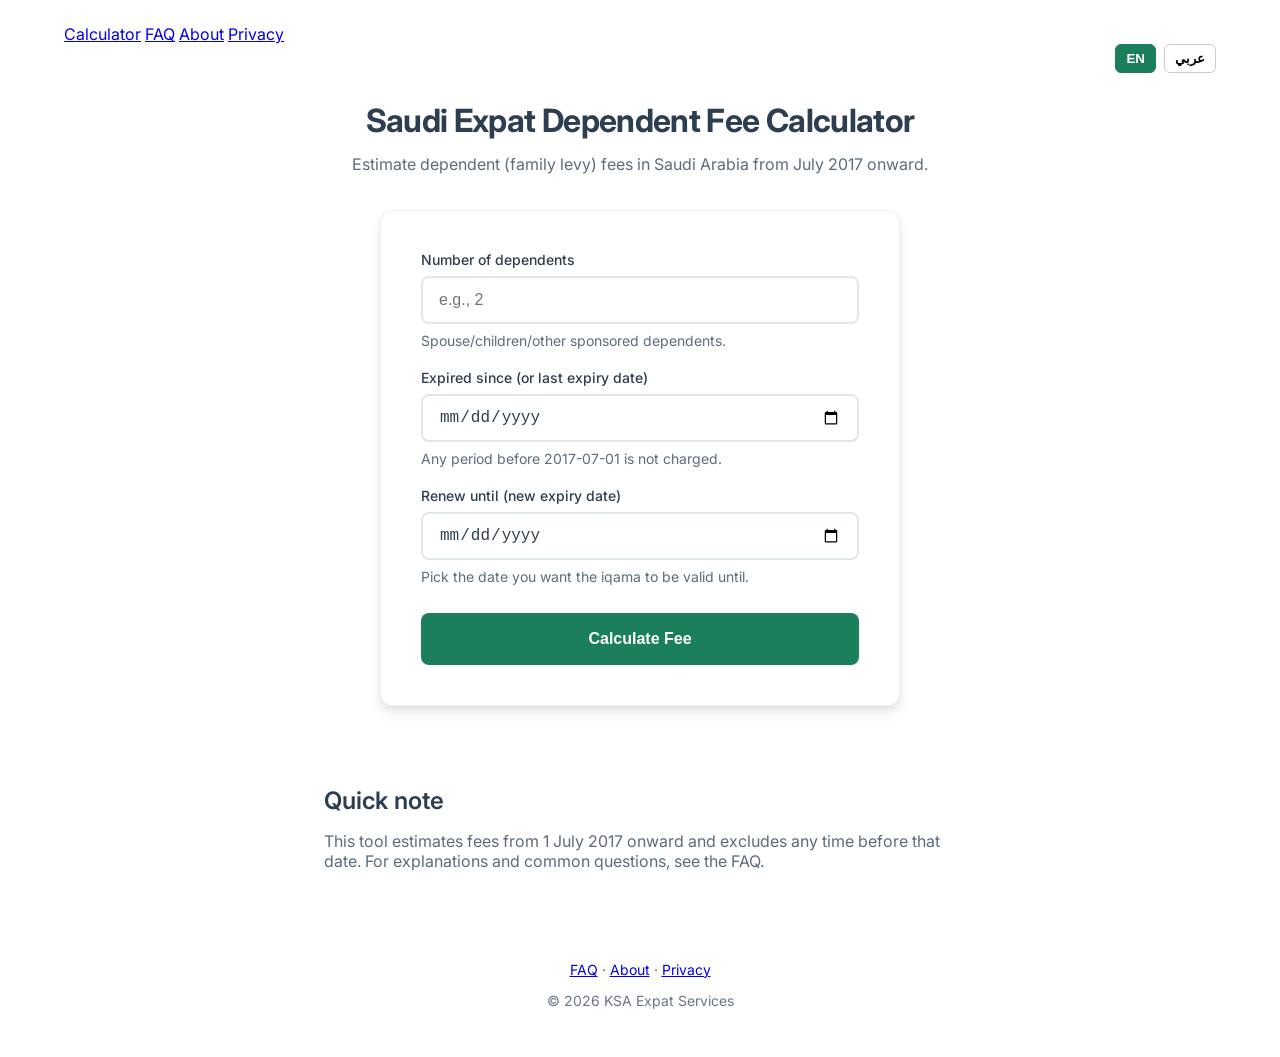
<file: index.html>
<!doctype html>
<html lang="en" dir="ltr">
<head>
  <meta charset="utf-8" />
  <title>Saudi Expat Dependent Fee Calculator | KSA Expat Services</title>
  <meta name="viewport" content="width=device-width, initial-scale=1" />
  <meta name="description" content="Calculate Saudi expat dependent (family levy) fees from July 2017 onward. Free and simple calculator for KSA expats." />
  <link rel="canonical" href="https://ksaexpat.services/" />

  <link rel="preconnect" href="https://fonts.googleapis.com">
  <link rel="preconnect" href="https://fonts.gstatic.com" crossorigin>
  <link href="https://fonts.googleapis.com/css2?family=Inter:wght@400;500;600;700&display=swap" rel="stylesheet">

  <link rel="stylesheet" href="styles.css" />
</head>

<body>
  <main class="page" id="app" data-lang="en">

    <div class="topbar">
      <nav class="nav">
        <a class="navLink active" href="/" data-i18n="nav_calc">Calculator</a>
        <a class="navLink" href="/faq.html" data-i18n="nav_faq">FAQ</a>
        <a class="navLink" href="/about.html" data-i18n="nav_about">About</a>
        <a class="navLink" href="/privacy.html" data-i18n="nav_privacy">Privacy</a>
      </nav>

      <div class="lang-toggle">
        <button data-lang-btn="en" class="active">EN</button>
        <button data-lang-btn="ar">عربي</button>
      </div>
    </div>

    <header class="header">
      <h1 data-i18n="title">Saudi Expat Dependent Fee Calculator</h1>
      <p class="subhead" data-i18n="subtitle">
        Estimate dependent (family levy) fees in Saudi Arabia from July 2017 onward.
      </p>
    </header>

    <section class="card" aria-label="Calculator">
      <form id="calcForm" novalidate>
        <div class="field">
          <label for="dependents" data-i18n="dependents_label">Number of dependents</label>
          <input id="dependents" type="number" min="0" step="1" placeholder="e.g., 2" required />
          <p class="helper" data-i18n="dependents_help">Spouse/children/other sponsored dependents.</p>
        </div>

        <div class="field">
          <label for="expiredSince" data-i18n="expired_label">Expired since (or last expiry date)</label>
          <input id="expiredSince" type="date" required />
          <p class="helper" data-i18n="expired_help">Any period before 2017-07-01 is not charged.</p>
        </div>

        <div class="field">
          <label for="renewUntil" data-i18n="renew_label">Renew until (new expiry date)</label>
          <input id="renewUntil" type="date" required />
          <p class="helper" data-i18n="renew_help">Pick the date you want the iqama to be valid until.</p>
        </div>

        <button class="btn" type="submit" data-i18n="calculate_btn">Calculate Fee</button>

        <div id="errorBox" class="error" role="alert" aria-live="polite" hidden></div>

        <div id="result" class="result" aria-live="polite" hidden>
          <div class="resultRow">
            <div class="resultLabel" data-i18n="total_label">Total Dependent Fee</div>
            <div class="resultValue"><span id="totalSar">—</span> <span class="sar">SAR</span></div>
          </div>

          <div class="resultMeta">
            <div class="muted" id="rangeLine">—</div>

            <button type="button" class="linkBtn" id="toggleBreakdown" aria-expanded="false" data-i18n="toggle_breakdown">
              Show breakdown
            </button>

            <div id="breakdownWrap" class="breakdown" hidden>
              <div class="breakdownHead">
                <span data-i18n="breakdown_title">Breakdown</span>
                <span class="pill" data-i18n="breakdown_pill">Historical rates</span>
              </div>
              <ul id="breakdownList"></ul>
              <p class="muted small" data-i18n="breakdown_note">
                Note: This is an estimate. Official billing/rounding can differ depending on renewal rules and system calculations.
              </p>
            </div>
          </div>
        </div>
      </form>
    </section>

    <section class="info" aria-label="Quick note">
      <h2 data-i18n="home_note_title">Quick note</h2>
      <p data-i18n="home_note_text">
        This tool estimates fees from 1 July 2017 onward and excludes any time before that date. For explanations and common questions, see the FAQ.
      </p>
    </section>

    <footer class="footer">
      <p>
        <a href="/faq.html" class="footerLink" data-i18n="nav_faq">FAQ</a>
        ·
        <a href="/about.html" class="footerLink" data-i18n="nav_about">About</a>
        ·
        <a href="/privacy.html" class="footerLink" data-i18n="nav_privacy">Privacy</a>
      </p>
      <p class="muted">© 2026 KSA Expat Services</p>
    </footer>

  </main>

  <script src="script.js"></script>
  <script src="lang.js"></script>
</body>
</html>
</file>
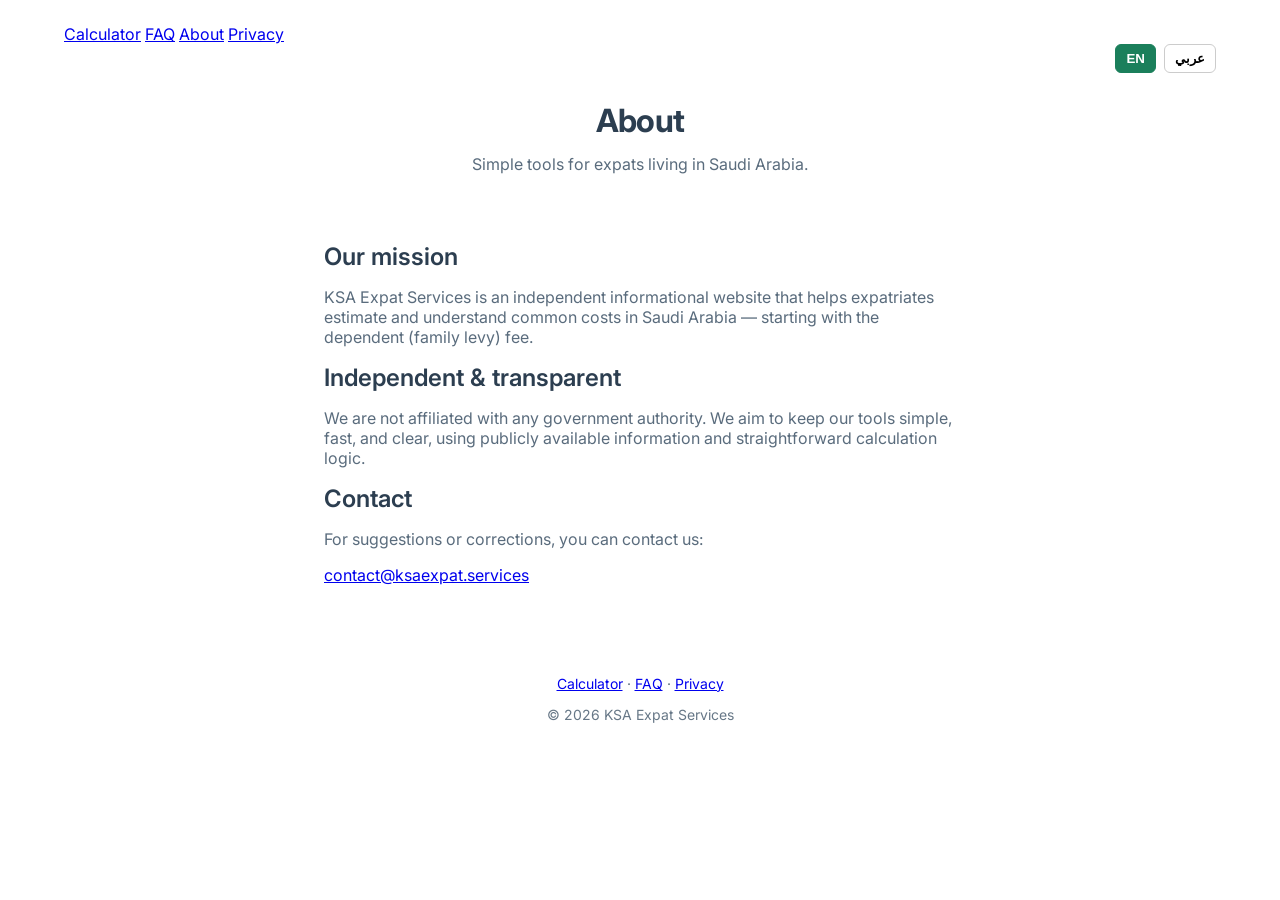
<file: about.html>
<!doctype html>
<html lang="en" dir="ltr">
<head>
  <meta charset="utf-8" />
  <title>About | KSA Expat Services</title>
  <meta name="viewport" content="width=device-width, initial-scale=1" />
  <meta name="description" content="About KSA Expat Services — simple, independent tools for expats living in Saudi Arabia." />
  <link rel="canonical" href="https://ksaexpat.services/about.html" />

  <link rel="preconnect" href="https://fonts.googleapis.com">
  <link rel="preconnect" href="https://fonts.gstatic.com" crossorigin>
  <link href="https://fonts.googleapis.com/css2?family=Inter:wght@400;500;600;700&display=swap" rel="stylesheet">

  <link rel="stylesheet" href="styles.css" />
</head>

<body>
  <main class="page" id="app" data-lang="en">

    <div class="topbar">
      <nav class="nav">
        <a class="navLink" href="/" data-i18n="nav_calc">Calculator</a>
        <a class="navLink" href="/faq.html" data-i18n="nav_faq">FAQ</a>
        <a class="navLink active" href="/about.html" data-i18n="nav_about">About</a>
        <a class="navLink" href="/privacy.html" data-i18n="nav_privacy">Privacy</a>
      </nav>

      <div class="lang-toggle">
        <button data-lang-btn="en" class="active">EN</button>
        <button data-lang-btn="ar">عربي</button>
      </div>
    </div>

    <header class="header">
      <h1 data-i18n="about_page_title">About</h1>
      <p class="subhead" data-i18n="about_page_subtitle">
        Simple tools for expats living in Saudi Arabia.
      </p>
    </header>

    <section class="info">
      <h2 data-i18n="about_mission_title">Our mission</h2>
      <p data-i18n="about_mission_text">
        KSA Expat Services is an independent informational website that helps expatriates estimate and understand
        common costs in Saudi Arabia — starting with the dependent (family levy) fee.
      </p>

      <h2 data-i18n="about_independent_title">Independent & transparent</h2>
      <p data-i18n="about_independent_text">
        We are not affiliated with any government authority. We aim to keep our tools simple, fast, and clear,
        using publicly available information and straightforward calculation logic.
      </p>

      <h2 data-i18n="about_contact_title">Contact</h2>
      <p data-i18n="about_contact_text">
        For suggestions or corrections, you can contact us:
      </p>
      <p><a class="footerLink" href="mailto:contact@ksaexpat.services">contact@ksaexpat.services</a></p>
    </section>

    <footer class="footer">
      <p>
        <a href="/" class="footerLink" data-i18n="nav_calc">Calculator</a>
        ·
        <a href="/faq.html" class="footerLink" data-i18n="nav_faq">FAQ</a>
        ·
        <a href="/privacy.html" class="footerLink" data-i18n="nav_privacy">Privacy</a>
      </p>
      <p class="muted">© 2026 KSA Expat Services</p>
    </footer>

  </main>

  <script src="lang.js"></script>
</body>
</html>
</file>
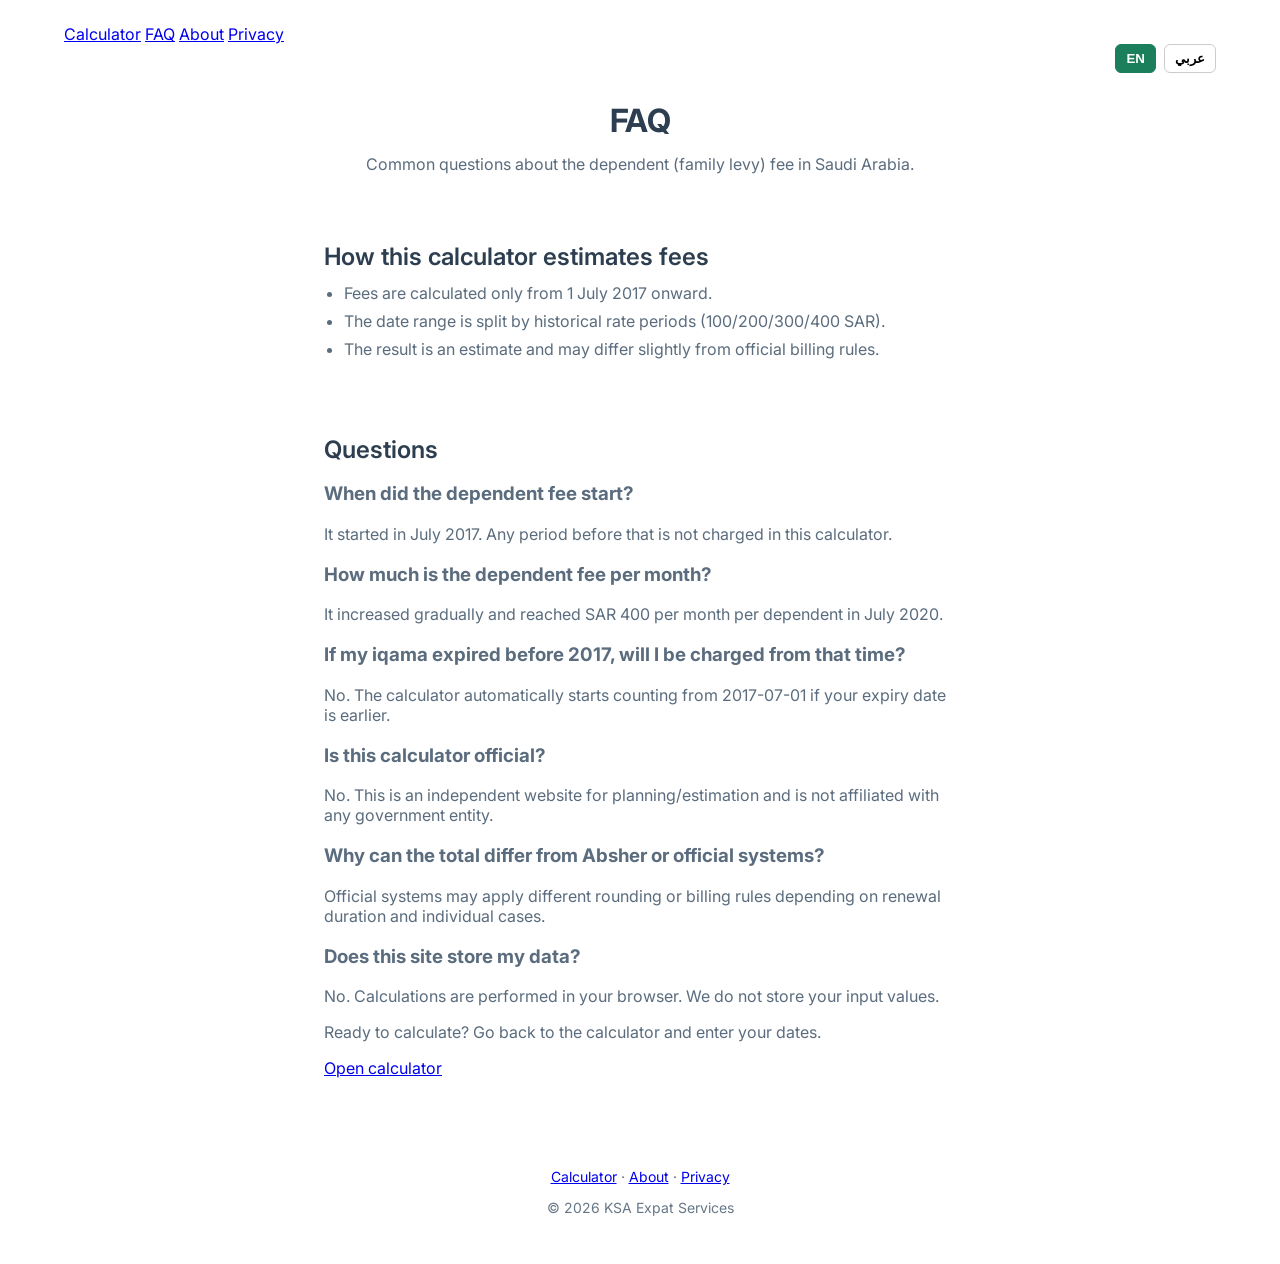
<file: faq.html>
<!doctype html>
<html lang="en" dir="ltr">
<head>
  <meta charset="utf-8" />
  <title>FAQ | KSA Expat Services</title>
  <meta name="viewport" content="width=device-width, initial-scale=1" />
  <meta name="description" content="FAQ about Saudi dependent fees (family levy), when it started, and how fee estimates are calculated." />
  <link rel="canonical" href="https://ksaexpat.services/faq.html" />

  <link rel="preconnect" href="https://fonts.googleapis.com">
  <link rel="preconnect" href="https://fonts.gstatic.com" crossorigin>
  <link href="https://fonts.googleapis.com/css2?family=Inter:wght@400;500;600;700&display=swap" rel="stylesheet">

  <link rel="stylesheet" href="styles.css" />
</head>

<body>
  <main class="page" id="app" data-lang="en">

    <div class="topbar">
      <nav class="nav">
        <a class="navLink" href="/" data-i18n="nav_calc">Calculator</a>
        <a class="navLink active" href="/faq.html" data-i18n="nav_faq">FAQ</a>
        <a class="navLink" href="/about.html" data-i18n="nav_about">About</a>
        <a class="navLink" href="/privacy.html" data-i18n="nav_privacy">Privacy</a>
      </nav>

      <div class="lang-toggle">
        <button data-lang-btn="en" class="active">EN</button>
        <button data-lang-btn="ar">عربي</button>
      </div>
    </div>

    <header class="header">
      <h1 data-i18n="faq_page_title">FAQ</h1>
      <p class="subhead" data-i18n="faq_page_subtitle">
        Common questions about the dependent (family levy) fee in Saudi Arabia.
      </p>
    </header>

    <section class="info">
      <h2 data-i18n="faq_how_title">How this calculator estimates fees</h2>
      <ul>
        <li data-i18n="faq_li_1">Fees are calculated only from 1 July 2017 onward.</li>
        <li data-i18n="faq_li_2">The date range is split by historical rate periods (100/200/300/400 SAR).</li>
        <li data-i18n="faq_li_3">The result is an estimate and may differ slightly from official billing rules.</li>
      </ul>
    </section>

    <section class="info">
      <h2 data-i18n="faq_questions_title">Questions</h2>

      <h3 data-i18n="faq_q1">When did the dependent fee start?</h3>
      <p data-i18n="faq_a1">It started in July 2017. Any period before that is not charged in this calculator.</p>

      <h3 data-i18n="faq_q2">How much is the dependent fee per month?</h3>
      <p data-i18n="faq_a2">It increased gradually and reached SAR 400 per month per dependent in July 2020.</p>

      <h3 data-i18n="faq_q3">If my iqama expired before 2017, will I be charged from that time?</h3>
      <p data-i18n="faq_a3">No. The calculator automatically starts counting from 2017-07-01 if your expiry date is earlier.</p>

      <h3 data-i18n="faq_q4">Is this calculator official?</h3>
      <p data-i18n="faq_a4">No. This is an independent website for planning/estimation and is not affiliated with any government entity.</p>

      <h3 data-i18n="faq_q5">Why can the total differ from Absher or official systems?</h3>
      <p data-i18n="faq_a5">Official systems may apply different rounding or billing rules depending on renewal duration and individual cases.</p>

      <h3 data-i18n="faq_q6">Does this site store my data?</h3>
      <p data-i18n="faq_a6">No. Calculations are performed in your browser. We do not store your input values.</p>

      <div class="callout">
        <p data-i18n="faq_cta">
          Ready to calculate? Go back to the calculator and enter your dates.
        </p>
        <p><a href="/" class="footerLink" data-i18n="faq_cta_link">Open calculator</a></p>
      </div>
    </section>

    <footer class="footer">
      <p>
        <a href="/" class="footerLink" data-i18n="nav_calc">Calculator</a>
        ·
        <a href="/about.html" class="footerLink" data-i18n="nav_about">About</a>
        ·
        <a href="/privacy.html" class="footerLink" data-i18n="nav_privacy">Privacy</a>
      </p>
      <p class="muted">© 2026 KSA Expat Services</p>
    </footer>

  </main>

  <script src="lang.js"></script>
</body>
</html>
</file>
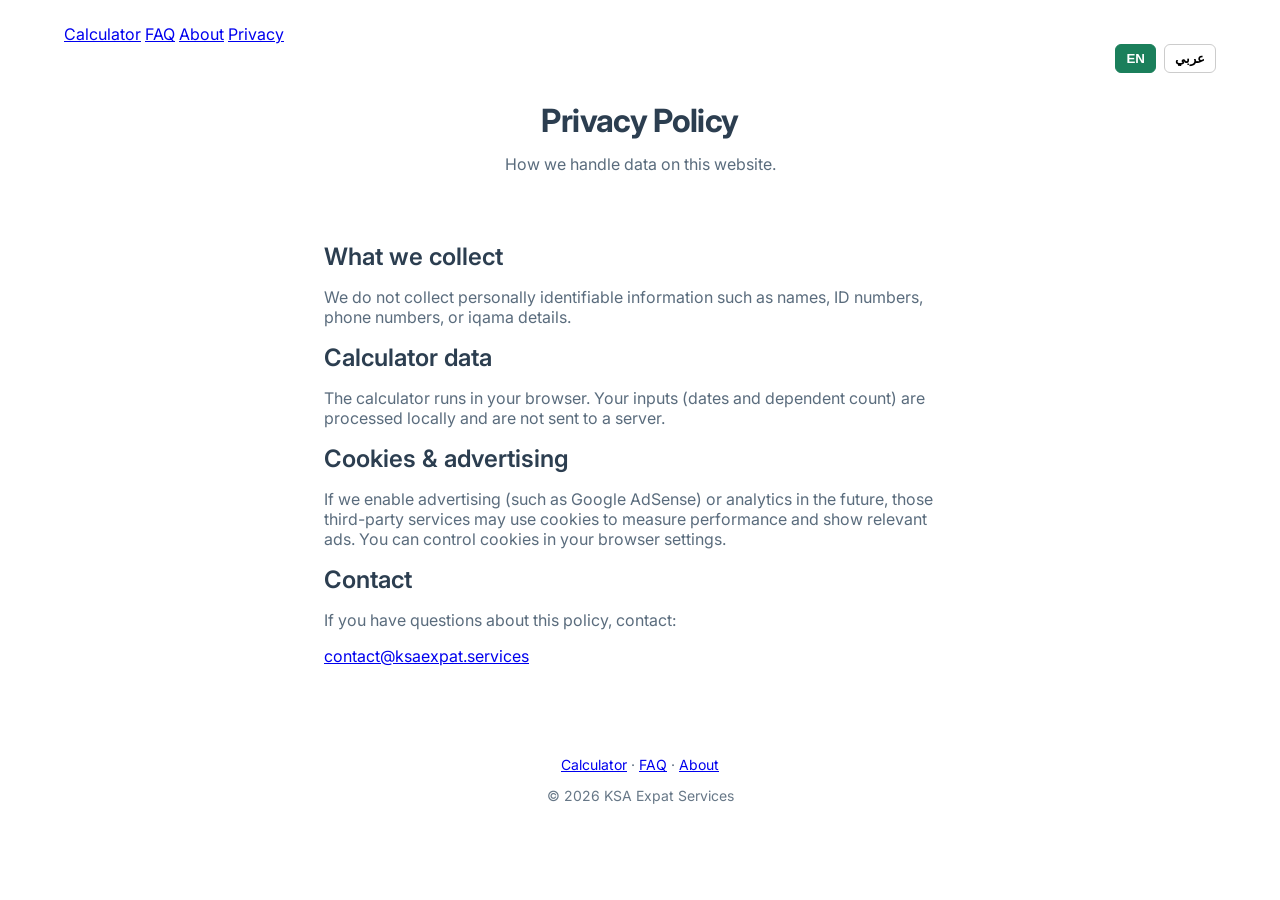
<file: privacy.html>
<!doctype html>
<html lang="en" dir="ltr">
<head>
  <meta charset="utf-8" />
  <title>Privacy Policy | KSA Expat Services</title>
  <meta name="viewport" content="width=device-width, initial-scale=1" />
  <meta name="description" content="Privacy policy for KSA Expat Services. We do not collect personal data; calculations run locally in your browser." />
  <link rel="canonical" href="https://ksaexpat.services/privacy.html" />

  <link rel="preconnect" href="https://fonts.googleapis.com">
  <link rel="preconnect" href="https://fonts.gstatic.com" crossorigin>
  <link href="https://fonts.googleapis.com/css2?family=Inter:wght@400;500;600;700&display=swap" rel="stylesheet">

  <link rel="stylesheet" href="styles.css" />
</head>

<body>
  <main class="page" id="app" data-lang="en">

    <div class="topbar">
      <nav class="nav">
        <a class="navLink" href="/" data-i18n="nav_calc">Calculator</a>
        <a class="navLink" href="/faq.html" data-i18n="nav_faq">FAQ</a>
        <a class="navLink" href="/about.html" data-i18n="nav_about">About</a>
        <a class="navLink active" href="/privacy.html" data-i18n="nav_privacy">Privacy</a>
      </nav>

      <div class="lang-toggle">
        <button data-lang-btn="en" class="active">EN</button>
        <button data-lang-btn="ar">عربي</button>
      </div>
    </div>

    <header class="header">
      <h1 data-i18n="privacy_page_title">Privacy Policy</h1>
      <p class="subhead" data-i18n="privacy_page_subtitle">
        How we handle data on this website.
      </p>
    </header>

    <section class="info">
      <h2 data-i18n="privacy_collect_title">What we collect</h2>
      <p data-i18n="privacy_collect_text">
        We do not collect personally identifiable information such as names, ID numbers, phone numbers, or iqama details.
      </p>

      <h2 data-i18n="privacy_calc_title">Calculator data</h2>
      <p data-i18n="privacy_calc_text">
        The calculator runs in your browser. Your inputs (dates and dependent count) are processed locally and are not sent to a server.
      </p>

      <h2 data-i18n="privacy_cookies_title">Cookies & advertising</h2>
      <p data-i18n="privacy_cookies_text">
        If we enable advertising (such as Google AdSense) or analytics in the future, those third-party services may use cookies
        to measure performance and show relevant ads. You can control cookies in your browser settings.
      </p>

      <h2 data-i18n="privacy_contact_title">Contact</h2>
      <p data-i18n="privacy_contact_text">
        If you have questions about this policy, contact:
      </p>
      <p><a class="footerLink" href="mailto:contact@ksaexpat.services">contact@ksaexpat.services</a></p>
    </section>

    <footer class="footer">
      <p>
        <a href="/" class="footerLink" data-i18n="nav_calc">Calculator</a>
        ·
        <a href="/faq.html" class="footerLink" data-i18n="nav_faq">FAQ</a>
        ·
        <a href="/about.html" class="footerLink" data-i18n="nav_about">About</a>
      </p>
      <p class="muted">© 2026 KSA Expat Services</p>
    </footer>

  </main>

  <script src="lang.js"></script>
</body>
</html>
</file>
<file: styles.css>
:root{
  --primary: #1B7F5B;
  --primary-dark: #156849;
  --light-green: #E8F5F0;

  --dark: #2C3E50;
  --text: #5A6C7D;

  --bg: #FFFFFF;
  --card-bg: #FFFFFF;
  --border: #E1E8ED;
  --soft: #F7F9FA;

  --success: #10A37F;
  --danger: #DC2626;

  --shadow-1: 0 4px 6px rgba(0,0,0,0.07), 0 10px 15px rgba(0,0,0,0.05);
  --ease: cubic-bezier(0.4, 0.0, 0.2, 1);
}

*{ box-sizing: border-box; }
html, body{ height: 100%; }

body{
  margin: 0;
  font-family: Inter, -apple-system, BlinkMacSystemFont, "Segoe UI", sans-serif;
  background: var(--bg);
  color: var(--text);
}

.page{
  max-width: 1200px;
  margin: 0 auto;
  padding: 24px;
}

.header{
  text-align: center;
  margin: 28px auto 32px;
  max-width: 680px;
}

h1{
  margin: 0 0 12px;
  font-size: 32px;
  font-weight: 700;
  color: var(--dark);
  letter-spacing: -0.02em;
}

.subhead{
  margin: 0;
  font-size: 16px;
  line-height: 1.6;
}

.card{
  max-width: 520px;
  margin: 0 auto 48px;
  background: var(--card-bg);
  border-radius: 12px;
  box-shadow: var(--shadow-1);
  padding: 40px;
  border: 1px solid rgba(225,232,237,0.6);
}

.field{ margin-bottom: 20px; }

label{
  display: block;
  margin-bottom: 8px;
  font-size: 14px;
  font-weight: 500;
  color: var(--dark);
}

input{
  width: 100%;
  height: 48px;
  border: 2px solid var(--border);
  border-radius: 8px;
  padding: 12px 16px;
  font-size: 16px;
  transition: border-color 200ms var(--ease), box-shadow 200ms var(--ease);
  background: #fff;
  color: var(--dark);
}

input:focus{
  outline: none;
  border-color: var(--primary);
  box-shadow: 0 0 0 3px var(--light-green);
}

.helper{
  margin: 8px 0 0;
  font-size: 14px;
  color: var(--text);
}

.btn{
  width: 100%;
  height: 52px;
  border: none;
  border-radius: 8px;
  background: var(--primary);
  color: #fff;
  font-size: 16px;
  font-weight: 600;
  cursor: pointer;
  transition: transform 200ms var(--ease), box-shadow 200ms var(--ease), background 200ms var(--ease);
  margin-top: 8px;
}

.btn:hover{
  background: var(--primary-dark);
  transform: translateY(-1px);
  box-shadow: 0 4px 8px rgba(27,127,91,0.25);
}
.btn:active{ transform: translateY(0); }

.result{
  background: var(--light-green);
  border-left: 4px solid var(--primary);
  padding: 24px;
  border-radius: 8px;
  margin-top: 24px;
  animation: reveal 300ms var(--ease) both;
}

@keyframes reveal{
  from{ opacity: 0; transform: translateY(6px); }
  to{ opacity: 1; transform: translateY(0); }
}

.resultRow{
  display: flex;
  justify-content: space-between;
  align-items: baseline;
  gap: 16px;
}

.resultLabel{
  font-size: 14px;
  font-weight: 600;
  color: var(--dark);
}

.resultValue{
  font-size: 36px;
  font-weight: 700;
  color: var(--success);
  letter-spacing: -0.02em;
}

.sar{
  font-size: 14px;
  font-weight: 600;
  color: var(--dark);
  margin-left: 6px;
}

.resultMeta{
  margin-top: 10px;
  font-size: 14px;
  color: var(--text);
}

.muted{ opacity: 0.92; }
.small{ font-size: 13px; }

.error{
  margin-top: 14px;
  padding: 12px 14px;
  border-radius: 8px;
  border: 1px solid rgba(220,38,38,0.25);
  background: rgba(220,38,38,0.06);
  color: #7f1d1d;
  font-size: 14px;
}

.linkBtn{
  margin-top: 10px;
  padding: 0;
  border: 0;
  background: transparent;
  color: var(--primary-dark);
  font-weight: 600;
  cursor: pointer;
  text-decoration: underline;
}

.breakdown{
  margin-top: 14px;
  background: rgba(255,255,255,0.7);
  border: 1px solid rgba(225,232,237,0.8);
  border-radius: 10px;
  padding: 14px 14px 10px;
}

.breakdownHead{
  display: flex;
  justify-content: space-between;
  align-items: center;
  gap: 12px;
  margin-bottom: 10px;
  color: var(--dark);
  font-weight: 700;
}

.pill{
  font-size: 12px;
  font-weight: 700;
  padding: 6px 10px;
  border-radius: 999px;
  background: var(--soft);
  border: 1px solid rgba(225,232,237,0.9);
  color: var(--dark);
}

#breakdownList{
  margin: 0;
  padding-left: 18px;
}

#breakdownList li{
  margin: 8px 0;
  line-height: 1.45;
}

.info{
  max-width: 680px;
  margin: 0 auto;
  padding: 32px 24px;
  background: transparent;
}

h2{
  margin: 0 0 12px;
  font-size: 24px;
  font-weight: 600;
  color: var(--dark);
}

ul{
  margin: 0 0 12px;
  padding-left: 20px;
}
li{ margin: 8px 0; }

.disclaimer{
  margin: 12px 0 0;
  font-size: 14px;
  color: var(--text);
}

.footer{
  text-align: center;
  padding: 28px 0 10px;
  font-size: 14px;
  color: var(--text);
}

@media (max-width: 640px){
  .page{ padding: 16px; }
  .card{ padding: 20px; }
  h1{ font-size: 28px; }
  .resultValue{ font-size: 32px; }
}
.lang-toggle {
  display: flex;
  justify-content: flex-end;
  gap: 8px;
  margin-bottom: 12px;
}

.lang-toggle button {
  border: 1px solid #ccc;
  background: #fff;
  padding: 6px 10px;
  cursor: pointer;
  border-radius: 6px;
  font-weight: 600;
}

.lang-toggle button.active {
  background: #1B7F5B;
  color: #fff;
  border-color: #1B7F5B;
}

html[dir="rtl"] {
  text-align: right;
}

html[dir="rtl"] .resultRow {
  flex-direction: row-reverse;
}
</file>
